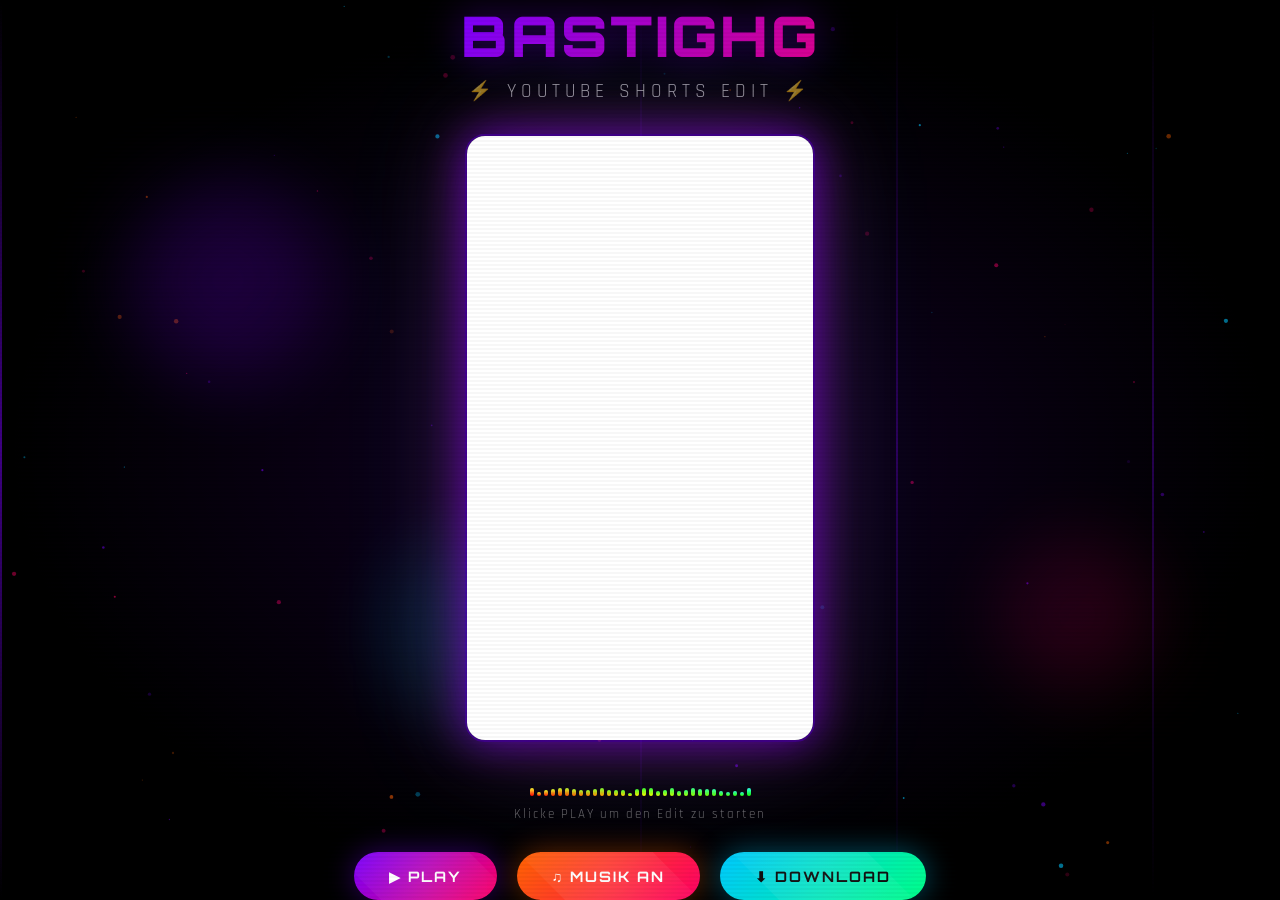
<file: webpage/index.html>
<!DOCTYPE html>
<html lang="de">
<head>
    <meta charset="UTF-8">
    <meta name="viewport" content="width=device-width, initial-scale=1.0">
    <title>BastiGHG Edit - YouTube Shorts</title>
    <style>
        @import url('https://fonts.googleapis.com/css2?family=Orbitron:wght@400;700;900&family=Rajdhani:wght@400;600;700&display=swap');

        * {
            margin: 0;
            padding: 0;
            box-sizing: border-box;
        }

        body {
            background: #000;
            color: #fff;
            font-family: 'Rajdhani', sans-serif;
            overflow-x: hidden;
            min-height: 100vh;
        }

        /* Hero Section */
        .hero {
            position: relative;
            width: 100%;
            height: 100vh;
            display: flex;
            flex-direction: column;
            align-items: center;
            justify-content: center;
            overflow: hidden;
        }

        .hero::before {
            content: '';
            position: absolute;
            top: 0; left: 0; right: 0; bottom: 0;
            background: radial-gradient(ellipse at center, rgba(120, 0, 255, 0.15) 0%, transparent 70%);
            z-index: 1;
        }

        /* Background Canvas for particles */
        #particleCanvas {
            position: fixed;
            top: 0;
            left: 0;
            width: 100%;
            height: 100%;
            z-index: 0;
        }

        /* Video Container - YouTube Shorts Style */
        .shorts-container {
            position: relative;
            z-index: 10;
            width: 350px;
            height: 622px;
            border-radius: 20px;
            overflow: hidden;
            box-shadow:
                0 0 40px rgba(120, 0, 255, 0.6),
                0 0 80px rgba(255, 0, 100, 0.3),
                0 0 120px rgba(0, 200, 255, 0.2),
                inset 0 0 60px rgba(120, 0, 255, 0.1);
            border: 2px solid rgba(120, 0, 255, 0.5);
            animation: borderGlow 3s ease-in-out infinite alternate;
        }

        @keyframes borderGlow {
            0% {
                box-shadow:
                    0 0 40px rgba(120, 0, 255, 0.6),
                    0 0 80px rgba(255, 0, 100, 0.3),
                    0 0 120px rgba(0, 200, 255, 0.2);
                border-color: rgba(120, 0, 255, 0.5);
            }
            50% {
                box-shadow:
                    0 0 60px rgba(255, 0, 100, 0.6),
                    0 0 100px rgba(120, 0, 255, 0.4),
                    0 0 140px rgba(0, 255, 200, 0.3);
                border-color: rgba(255, 0, 100, 0.5);
            }
            100% {
                box-shadow:
                    0 0 50px rgba(0, 200, 255, 0.6),
                    0 0 90px rgba(120, 0, 255, 0.4),
                    0 0 130px rgba(255, 100, 0, 0.2);
                border-color: rgba(0, 200, 255, 0.5);
            }
        }

        #editCanvas {
            width: 100%;
            height: 100%;
            display: block;
        }

        /* Title */
        .title-section {
            position: relative;
            z-index: 10;
            text-align: center;
            margin-bottom: 30px;
        }

        .title-section h1 {
            font-family: 'Orbitron', sans-serif;
            font-size: 3.5rem;
            font-weight: 900;
            background: linear-gradient(135deg, #7800ff, #ff0064, #00c8ff, #ff6400);
            background-size: 400% 400%;
            -webkit-background-clip: text;
            -webkit-text-fill-color: transparent;
            animation: gradientShift 4s ease infinite;
            text-shadow: none;
            filter: drop-shadow(0 0 20px rgba(120, 0, 255, 0.5));
            letter-spacing: 3px;
        }

        .title-section .subtitle {
            font-size: 1.2rem;
            color: rgba(255, 255, 255, 0.6);
            margin-top: 8px;
            letter-spacing: 5px;
            text-transform: uppercase;
        }

        @keyframes gradientShift {
            0% { background-position: 0% 50%; }
            50% { background-position: 100% 50%; }
            100% { background-position: 0% 50%; }
        }

        /* Controls */
        .controls {
            position: relative;
            z-index: 10;
            display: flex;
            gap: 20px;
            margin-top: 30px;
            flex-wrap: wrap;
            justify-content: center;
        }

        .btn {
            font-family: 'Orbitron', sans-serif;
            font-size: 0.9rem;
            font-weight: 700;
            padding: 15px 35px;
            border: none;
            border-radius: 50px;
            cursor: pointer;
            text-transform: uppercase;
            letter-spacing: 2px;
            transition: all 0.3s ease;
            position: relative;
            overflow: hidden;
        }

        .btn::before {
            content: '';
            position: absolute;
            top: -50%;
            left: -50%;
            width: 200%;
            height: 200%;
            background: radial-gradient(circle, rgba(255,255,255,0.1) 0%, transparent 70%);
            transform: rotate(45deg);
            transition: all 0.5s ease;
        }

        .btn:hover::before {
            transform: rotate(45deg) translate(10%, 10%);
        }

        .btn-play {
            background: linear-gradient(135deg, #7800ff, #ff0064);
            color: #fff;
            box-shadow: 0 0 30px rgba(120, 0, 255, 0.4);
        }

        .btn-play:hover {
            transform: translateY(-3px) scale(1.05);
            box-shadow: 0 0 50px rgba(120, 0, 255, 0.6);
        }

        .btn-download {
            background: linear-gradient(135deg, #00c8ff, #00ff88);
            color: #000;
            box-shadow: 0 0 30px rgba(0, 200, 255, 0.4);
        }

        .btn-download:hover {
            transform: translateY(-3px) scale(1.05);
            box-shadow: 0 0 50px rgba(0, 200, 255, 0.6);
        }

        .btn-music {
            background: linear-gradient(135deg, #ff6400, #ff0064);
            color: #fff;
            box-shadow: 0 0 30px rgba(255, 100, 0, 0.4);
        }

        .btn-music:hover {
            transform: translateY(-3px) scale(1.05);
            box-shadow: 0 0 50px rgba(255, 100, 0, 0.6);
        }

        .btn:disabled {
            opacity: 0.5;
            cursor: not-allowed;
            transform: none !important;
        }

        /* Progress bar */
        .progress-container {
            position: relative;
            z-index: 10;
            width: 350px;
            margin-top: 20px;
            display: none;
        }

        .progress-container.active {
            display: block;
        }

        .progress-bar {
            width: 100%;
            height: 4px;
            background: rgba(255, 255, 255, 0.1);
            border-radius: 2px;
            overflow: hidden;
        }

        .progress-fill {
            height: 100%;
            width: 0%;
            background: linear-gradient(90deg, #7800ff, #ff0064, #00c8ff);
            border-radius: 2px;
            transition: width 0.1s linear;
        }

        .progress-text {
            text-align: center;
            margin-top: 8px;
            font-size: 0.85rem;
            color: rgba(255, 255, 255, 0.5);
        }

        /* Light beams */
        .light-beam {
            position: fixed;
            width: 2px;
            height: 100vh;
            background: linear-gradient(to bottom, transparent, rgba(120, 0, 255, 0.3), transparent);
            z-index: 2;
            animation: beamMove 8s ease-in-out infinite;
            pointer-events: none;
        }

        .light-beam:nth-child(1) { left: 10%; animation-delay: 0s; }
        .light-beam:nth-child(2) { left: 30%; animation-delay: 2s; }
        .light-beam:nth-child(3) { left: 50%; animation-delay: 4s; }
        .light-beam:nth-child(4) { left: 70%; animation-delay: 1s; }
        .light-beam:nth-child(5) { left: 90%; animation-delay: 3s; }

        @keyframes beamMove {
            0%, 100% { opacity: 0; transform: translateX(0); }
            50% { opacity: 1; transform: translateX(20px); }
        }

        /* Floating orbs */
        .orb {
            position: fixed;
            border-radius: 50%;
            filter: blur(40px);
            z-index: 1;
            animation: orbFloat 10s ease-in-out infinite;
            pointer-events: none;
        }

        .orb-1 { width: 200px; height: 200px; background: rgba(120, 0, 255, 0.2); top: 20%; left: 10%; animation-delay: 0s; }
        .orb-2 { width: 150px; height: 150px; background: rgba(255, 0, 100, 0.15); top: 60%; right: 10%; animation-delay: 3s; }
        .orb-3 { width: 180px; height: 180px; background: rgba(0, 200, 255, 0.15); bottom: 20%; left: 30%; animation-delay: 5s; }

        @keyframes orbFloat {
            0%, 100% { transform: translate(0, 0) scale(1); }
            33% { transform: translate(30px, -30px) scale(1.1); }
            66% { transform: translate(-20px, 20px) scale(0.9); }
        }

        /* Audio visualizer bars */
        .visualizer {
            position: relative;
            z-index: 10;
            display: flex;
            gap: 3px;
            align-items: flex-end;
            height: 40px;
            margin-top: 15px;
            justify-content: center;
        }

        .vis-bar {
            width: 4px;
            background: linear-gradient(to top, #7800ff, #ff0064);
            border-radius: 2px;
            transition: height 0.1s ease;
            min-height: 3px;
        }

        /* Status text */
        .status-text {
            position: relative;
            z-index: 10;
            text-align: center;
            margin-top: 10px;
            font-size: 0.8rem;
            color: rgba(255, 255, 255, 0.4);
            letter-spacing: 2px;
        }

        /* Responsive */
        @media (max-width: 480px) {
            .shorts-container {
                width: 280px;
                height: 497px;
            }
            .title-section h1 {
                font-size: 2rem;
            }
            .btn {
                padding: 12px 25px;
                font-size: 0.75rem;
            }
        }

        /* Scan line effect */
        .scanlines {
            position: fixed;
            top: 0; left: 0; right: 0; bottom: 0;
            background: repeating-linear-gradient(
                0deg,
                transparent,
                transparent 2px,
                rgba(0, 0, 0, 0.03) 2px,
                rgba(0, 0, 0, 0.03) 4px
            );
            z-index: 100;
            pointer-events: none;
        }
    </style>
</head>
<body>
    <!-- Background Effects -->
    <canvas id="particleCanvas"></canvas>
    <div class="scanlines"></div>

    <div class="light-beam"></div>
    <div class="light-beam"></div>
    <div class="light-beam"></div>
    <div class="light-beam"></div>
    <div class="light-beam"></div>

    <div class="orb orb-1"></div>
    <div class="orb orb-2"></div>
    <div class="orb orb-3"></div>

    <!-- Main Content -->
    <div class="hero">
        <div class="title-section">
            <h1>BASTIGHG</h1>
            <div class="subtitle">&#9889; YouTube Shorts Edit &#9889;</div>
        </div>

        <div class="shorts-container">
            <canvas id="editCanvas" width="350" height="622"></canvas>
        </div>

        <div class="visualizer" id="visualizer"></div>
        <div class="status-text" id="statusText">Klicke PLAY um den Edit zu starten</div>

        <div class="controls">
            <button class="btn btn-play" id="playBtn" onclick="togglePlay()">
                &#9654; Play
            </button>
            <button class="btn btn-music" id="musicBtn" onclick="toggleMusic()">
                &#9835; Musik An
            </button>
            <button class="btn btn-download" id="downloadBtn" onclick="startRecording()">
                &#11015; Download
            </button>
        </div>

        <div class="progress-container" id="progressContainer">
            <div class="progress-bar">
                <div class="progress-fill" id="progressFill"></div>
            </div>
            <div class="progress-text" id="progressText">Rendering... 0%</div>
        </div>
    </div>

    <script>
        // ============================================
        // CONFIGURATION
        // ============================================
        const EDIT_DURATION = 15; // seconds
        const FPS = 30;
        const CANVAS_W = 350;
        const CANVAS_H = 622;

        // ============================================
        // STATE
        // ============================================
        let isPlaying = false;
        let isMusicOn = false;
        let isRecording = false;
        let editTime = 0;
        let lastFrameTime = 0;
        let animationId = null;
        let audioCtx = null;
        let masterGain = null;
        let musicPlaying = false;
        let beatInterval = null;

        // Edit canvas
        const editCanvas = document.getElementById('editCanvas');
        const editCtx = editCanvas.getContext('2d');
        editCanvas.width = CANVAS_W;
        editCanvas.height = CANVAS_H;

        // Particle canvas
        const particleCanvas = document.getElementById('particleCanvas');
        const particleCtx = particleCanvas.getContext('2d');

        function resizeParticleCanvas() {
            particleCanvas.width = window.innerWidth;
            particleCanvas.height = window.innerHeight;
        }
        resizeParticleCanvas();
        window.addEventListener('resize', resizeParticleCanvas);

        // ============================================
        // BACKGROUND PARTICLES
        // ============================================
        const bgParticles = [];
        for (let i = 0; i < 80; i++) {
            bgParticles.push({
                x: Math.random() * window.innerWidth,
                y: Math.random() * window.innerHeight,
                vx: (Math.random() - 0.5) * 0.5,
                vy: (Math.random() - 0.5) * 0.5,
                size: Math.random() * 2 + 0.5,
                alpha: Math.random() * 0.5 + 0.1,
                color: ['#7800ff', '#ff0064', '#00c8ff', '#ff6400'][Math.floor(Math.random() * 4)]
            });
        }

        function drawBgParticles() {
            particleCtx.clearRect(0, 0, particleCanvas.width, particleCanvas.height);
            bgParticles.forEach(p => {
                p.x += p.vx;
                p.y += p.vy;
                if (p.x < 0) p.x = particleCanvas.width;
                if (p.x > particleCanvas.width) p.x = 0;
                if (p.y < 0) p.y = particleCanvas.height;
                if (p.y > particleCanvas.height) p.y = 0;

                particleCtx.beginPath();
                particleCtx.arc(p.x, p.y, p.size, 0, Math.PI * 2);
                particleCtx.fillStyle = p.color;
                particleCtx.globalAlpha = p.alpha;
                particleCtx.fill();
            });
            particleCtx.globalAlpha = 1;
            requestAnimationFrame(drawBgParticles);
        }
        drawBgParticles();

        // ============================================
        // AUDIO VISUALIZER BARS
        // ============================================
        const visualizerEl = document.getElementById('visualizer');
        const barCount = 32;
        const bars = [];
        for (let i = 0; i < barCount; i++) {
            const bar = document.createElement('div');
            bar.className = 'vis-bar';
            bar.style.height = '3px';
            visualizerEl.appendChild(bar);
            bars.push(bar);
        }

        function animateVisualizer(intensity) {
            bars.forEach((bar, i) => {
                const h = Math.random() * 35 * intensity + 3;
                bar.style.height = h + 'px';
                const hue = (i / barCount) * 120 + editTime * 50;
                bar.style.background = `linear-gradient(to top, hsl(${hue}, 100%, 50%), hsl(${hue + 60}, 100%, 60%))`;
            });
        }

        // ============================================
        // FUNK BEAT GENERATOR (Web Audio API)
        // ============================================
        function initAudio() {
            if (audioCtx) return;
            audioCtx = new (window.AudioContext || window.webkitAudioContext)();
            masterGain = audioCtx.createGain();
            masterGain.gain.value = 0.4;
            masterGain.connect(audioCtx.destination);
        }

        function playNote(freq, startTime, duration, type, gainVal) {
            const osc = audioCtx.createOscillator();
            const gain = audioCtx.createGain();
            osc.type = type || 'square';
            osc.frequency.setValueAtTime(freq, startTime);
            gain.gain.setValueAtTime(gainVal || 0.15, startTime);
            gain.gain.exponentialRampToValueAtTime(0.001, startTime + duration);
            osc.connect(gain);
            gain.connect(masterGain);
            osc.start(startTime);
            osc.stop(startTime + duration);
        }

        function playKick(time) {
            const osc = audioCtx.createOscillator();
            const gain = audioCtx.createGain();
            osc.type = 'sine';
            osc.frequency.setValueAtTime(150, time);
            osc.frequency.exponentialRampToValueAtTime(30, time + 0.15);
            gain.gain.setValueAtTime(0.6, time);
            gain.gain.exponentialRampToValueAtTime(0.001, time + 0.2);
            osc.connect(gain);
            gain.connect(masterGain);
            osc.start(time);
            osc.stop(time + 0.2);
        }

        function playSnare(time) {
            const bufferSize = audioCtx.sampleRate * 0.1;
            const buffer = audioCtx.createBuffer(1, bufferSize, audioCtx.sampleRate);
            const data = buffer.getChannelData(0);
            for (let i = 0; i < bufferSize; i++) {
                data[i] = (Math.random() * 2 - 1) * Math.exp(-i / (bufferSize * 0.2));
            }
            const noise = audioCtx.createBufferSource();
            noise.buffer = buffer;
            const gain = audioCtx.createGain();
            gain.gain.setValueAtTime(0.3, time);
            gain.gain.exponentialRampToValueAtTime(0.001, time + 0.1);
            const filter = audioCtx.createBiquadFilter();
            filter.type = 'highpass';
            filter.frequency.value = 1000;
            noise.connect(filter);
            filter.connect(gain);
            gain.connect(masterGain);
            noise.start(time);
        }

        function playHiHat(time) {
            const bufferSize = audioCtx.sampleRate * 0.05;
            const buffer = audioCtx.createBuffer(1, bufferSize, audioCtx.sampleRate);
            const data = buffer.getChannelData(0);
            for (let i = 0; i < bufferSize; i++) {
                data[i] = (Math.random() * 2 - 1) * Math.exp(-i / (bufferSize * 0.1));
            }
            const noise = audioCtx.createBufferSource();
            noise.buffer = buffer;
            const gain = audioCtx.createGain();
            gain.gain.setValueAtTime(0.1, time);
            gain.gain.exponentialRampToValueAtTime(0.001, time + 0.05);
            const filter = audioCtx.createBiquadFilter();
            filter.type = 'highpass';
            filter.frequency.value = 5000;
            noise.connect(filter);
            filter.connect(gain);
            gain.connect(masterGain);
            noise.start(time);
        }

        function scheduleFunkBeat() {
            if (!audioCtx || !musicPlaying) return;
            const bpm = 110;
            const beatDur = 60 / bpm;
            const now = audioCtx.currentTime;

            // Schedule 4 bars (16 beats) ahead
            for (let bar = 0; bar < 4; bar++) {
                const barStart = now + bar * 4 * beatDur;

                // Funk drum pattern
                for (let beat = 0; beat < 4; beat++) {
                    const t = barStart + beat * beatDur;

                    // Kick on 1 and 3
                    if (beat === 0 || beat === 2) playKick(t);
                    // Snare on 2 and 4
                    if (beat === 1 || beat === 3) playSnare(t);
                    // Hi-hat on every 8th
                    playHiHat(t);
                    playHiHat(t + beatDur * 0.5);
                }

                // Funk bass line
                const bassNotes = [65.41, 73.42, 82.41, 73.42, 87.31, 82.41, 73.42, 65.41];
                bassNotes.forEach((note, i) => {
                    playNote(note, barStart + i * beatDur * 0.5, beatDur * 0.4, 'sawtooth', 0.12);
                });

                // Funky melody line
                const melodyNotes = [261.63, 329.63, 392.00, 349.23, 293.66, 261.63, 329.63, 349.23];
                const melodyRhythm = [0, 0.5, 1, 1.5, 2, 2.5, 3, 3.25];
                melodyNotes.forEach((note, i) => {
                    if (Math.random() > 0.3) {
                        playNote(note * (bar % 2 === 0 ? 1 : 1.25), barStart + melodyRhythm[i] * beatDur, beatDur * 0.3, 'square', 0.06);
                    }
                });
            }

            // Schedule next batch
            beatInterval = setTimeout(scheduleFunkBeat, 4 * 4 * beatDur * 1000 * 0.9);
        }

        function toggleMusic() {
            initAudio();
            musicPlaying = !musicPlaying;
            isMusicOn = musicPlaying;
            const btn = document.getElementById('musicBtn');

            if (musicPlaying) {
                btn.innerHTML = '&#9835; Musik Aus';
                scheduleFunkBeat();
            } else {
                btn.innerHTML = '&#9835; Musik An';
                if (beatInterval) clearTimeout(beatInterval);
            }
        }

        // ============================================
        // EDIT EFFECTS & SCENES
        // ============================================
        const editParticles = [];

        function spawnEditParticles(x, y, count, color) {
            for (let i = 0; i < count; i++) {
                editParticles.push({
                    x, y,
                    vx: (Math.random() - 0.5) * 8,
                    vy: (Math.random() - 0.5) * 8,
                    life: 1,
                    decay: Math.random() * 0.03 + 0.01,
                    size: Math.random() * 4 + 1,
                    color: color || `hsl(${Math.random() * 360}, 100%, 60%)`
                });
            }
        }

        function updateEditParticles(ctx) {
            for (let i = editParticles.length - 1; i >= 0; i--) {
                const p = editParticles[i];
                p.x += p.vx;
                p.y += p.vy;
                p.vy += 0.1;
                p.life -= p.decay;

                if (p.life <= 0) {
                    editParticles.splice(i, 1);
                    continue;
                }

                ctx.globalAlpha = p.life;
                ctx.fillStyle = p.color;
                ctx.beginPath();
                ctx.arc(p.x, p.y, p.size, 0, Math.PI * 2);
                ctx.fill();
            }
            ctx.globalAlpha = 1;
        }

        // Glitch effect
        function drawGlitch(ctx, intensity) {
            const sliceCount = Math.floor(Math.random() * 8 * intensity);
            for (let i = 0; i < sliceCount; i++) {
                const y = Math.random() * CANVAS_H;
                const h = Math.random() * 20 + 5;
                const offset = (Math.random() - 0.5) * 30 * intensity;
                const imgData = ctx.getImageData(0, y, CANVAS_W, h);
                ctx.putImageData(imgData, offset, y);
            }
        }

        // Chromatic aberration
        function chromaticAberration(ctx, amount) {
            const imgData = ctx.getImageData(0, 0, CANVAS_W, CANVAS_H);
            const copy = ctx.createImageData(CANVAS_W, CANVAS_H);
            const offset = Math.floor(amount);

            for (let y = 0; y < CANVAS_H; y++) {
                for (let x = 0; x < CANVAS_W; x++) {
                    const i = (y * CANVAS_W + x) * 4;
                    const rIdx = (y * CANVAS_W + Math.min(x + offset, CANVAS_W - 1)) * 4;
                    const bIdx = (y * CANVAS_W + Math.max(x - offset, 0)) * 4;

                    copy.data[i] = imgData.data[rIdx];
                    copy.data[i + 1] = imgData.data[i + 1];
                    copy.data[i + 2] = imgData.data[bIdx + 2];
                    copy.data[i + 3] = 255;
                }
            }
            ctx.putImageData(copy, 0, 0);
        }

        // Draw text with glow
        function drawGlowText(ctx, text, x, y, fontSize, color, glowColor) {
            ctx.save();
            ctx.font = `900 ${fontSize}px Orbitron, sans-serif`;
            ctx.textAlign = 'center';
            ctx.textBaseline = 'middle';

            // Glow layers
            ctx.shadowColor = glowColor || color;
            ctx.shadowBlur = 20;
            ctx.fillStyle = color;
            ctx.fillText(text, x, y);
            ctx.shadowBlur = 40;
            ctx.fillText(text, x, y);
            ctx.shadowBlur = 0;
            ctx.restore();
        }

        // Draw flash
        function drawFlash(ctx, intensity) {
            ctx.fillStyle = `rgba(255, 255, 255, ${intensity})`;
            ctx.fillRect(0, 0, CANVAS_W, CANVAS_H);
        }

        // Zoom effect on text
        function drawZoomText(ctx, text, x, y, fontSize, progress, color) {
            const scale = 1 + (1 - progress) * 3;
            const alpha = progress;
            ctx.save();
            ctx.globalAlpha = alpha;
            ctx.translate(x, y);
            ctx.scale(scale, scale);
            ctx.font = `900 ${fontSize}px Orbitron, sans-serif`;
            ctx.textAlign = 'center';
            ctx.textBaseline = 'middle';
            ctx.fillStyle = color;
            ctx.shadowColor = color;
            ctx.shadowBlur = 30;
            ctx.fillText(text, 0, 0);
            ctx.restore();
        }

        // Light rays
        function drawLightRays(ctx, cx, cy, count, length, color, rotation) {
            ctx.save();
            ctx.translate(cx, cy);
            ctx.rotate(rotation);
            ctx.globalCompositeOperation = 'lighter';

            for (let i = 0; i < count; i++) {
                const angle = (i / count) * Math.PI * 2;
                ctx.beginPath();
                ctx.moveTo(0, 0);
                const endX = Math.cos(angle) * length;
                const endY = Math.sin(angle) * length;
                const gradient = ctx.createLinearGradient(0, 0, endX, endY);
                gradient.addColorStop(0, color);
                gradient.addColorStop(1, 'transparent');
                ctx.strokeStyle = gradient;
                ctx.lineWidth = 2;
                ctx.lineTo(endX, endY);
                ctx.stroke();
            }
            ctx.restore();
        }

        // Hexagon pattern
        function drawHexGrid(ctx, time, alpha) {
            ctx.save();
            ctx.globalAlpha = alpha;
            ctx.strokeStyle = '#7800ff';
            ctx.lineWidth = 0.5;

            const size = 30;
            const rows = Math.ceil(CANVAS_H / (size * 1.5)) + 1;
            const cols = Math.ceil(CANVAS_W / (size * Math.sqrt(3))) + 1;

            for (let r = 0; r < rows; r++) {
                for (let c = 0; c < cols; c++) {
                    const x = c * size * Math.sqrt(3) + (r % 2 ? size * Math.sqrt(3) / 2 : 0);
                    const y = r * size * 1.5;

                    ctx.beginPath();
                    for (let i = 0; i < 6; i++) {
                        const angle = (Math.PI / 3) * i + time;
                        const px = x + size * Math.cos(angle) * (0.8 + Math.sin(time * 2 + r + c) * 0.2);
                        const py = y + size * Math.sin(angle) * (0.8 + Math.sin(time * 2 + r + c) * 0.2);
                        if (i === 0) ctx.moveTo(px, py);
                        else ctx.lineTo(px, py);
                    }
                    ctx.closePath();
                    ctx.stroke();
                }
            }
            ctx.restore();
        }

        // ============================================
        // SCENE DEFINITIONS
        // ============================================
        function getScene(t) {
            const totalScenes = 6;
            const sceneDur = EDIT_DURATION / totalScenes;
            const sceneIdx = Math.min(Math.floor(t / sceneDur), totalScenes - 1);
            const sceneProgress = (t % sceneDur) / sceneDur;
            return { index: sceneIdx, progress: sceneProgress, duration: sceneDur };
        }

        function renderScene(ctx, t) {
            const scene = getScene(t);
            const w = CANVAS_W;
            const h = CANVAS_H;

            // Background
            ctx.fillStyle = '#0a0a0a';
            ctx.fillRect(0, 0, w, h);

            switch (scene.index) {
                case 0: // Intro - BastiGHG name reveal with particles
                    {
                        // Dark purple gradient bg
                        const grad = ctx.createRadialGradient(w/2, h/2, 0, w/2, h/2, 400);
                        grad.addColorStop(0, '#1a0033');
                        grad.addColorStop(1, '#000');
                        ctx.fillStyle = grad;
                        ctx.fillRect(0, 0, w, h);

                        // Hex grid
                        drawHexGrid(ctx, t * 0.5, 0.15);

                        // Light rays
                        drawLightRays(ctx, w/2, h/2, 12, 300 * scene.progress, 'rgba(120, 0, 255, 0.3)', t * 0.5);

                        // Name zoom in
                        if (scene.progress < 0.3) {
                            drawZoomText(ctx, 'BASTI', w/2, h/2 - 40, 50, scene.progress / 0.3, '#fff');
                        } else {
                            drawGlowText(ctx, 'BASTI', w/2, h/2 - 40, 50, '#fff', '#7800ff');
                        }

                        if (scene.progress > 0.2) {
                            const p2 = Math.min((scene.progress - 0.2) / 0.3, 1);
                            if (p2 < 1) {
                                drawZoomText(ctx, 'GHG', w/2, h/2 + 30, 60, p2, '#ff0064');
                            } else {
                                drawGlowText(ctx, 'GHG', w/2, h/2 + 30, 60, '#ff0064', '#ff0064');
                            }
                        }

                        // Subtitle
                        if (scene.progress > 0.5) {
                            ctx.globalAlpha = Math.min((scene.progress - 0.5) * 4, 1);
                            ctx.font = '600 16px Rajdhani, sans-serif';
                            ctx.textAlign = 'center';
                            ctx.fillStyle = 'rgba(255,255,255,0.6)';
                            ctx.fillText('YOUTUBE SHORTS EDIT', w/2, h/2 + 80);
                            ctx.globalAlpha = 1;
                        }

                        // Particle burst at name reveal
                        if (scene.progress > 0.15 && scene.progress < 0.2) {
                            spawnEditParticles(w/2, h/2, 5, '#7800ff');
                        }

                        // Flash at start
                        if (scene.progress < 0.05) {
                            drawFlash(ctx, 1 - scene.progress / 0.05);
                        }
                    }
                    break;

                case 1: // Minecraft-style scene with effects
                    {
                        // Dynamic gradient bg
                        const hue = 200 + Math.sin(t * 2) * 30;
                        const grad = ctx.createLinearGradient(0, 0, 0, h);
                        grad.addColorStop(0, `hsl(${hue}, 80%, 10%)`);
                        grad.addColorStop(1, `hsl(${hue + 30}, 60%, 5%)`);
                        ctx.fillStyle = grad;
                        ctx.fillRect(0, 0, w, h);

                        // Animated diamond shape
                        ctx.save();
                        ctx.translate(w/2, h/2);
                        ctx.rotate(t * 2);
                        const dSize = 80 + Math.sin(t * 4) * 20;
                        ctx.beginPath();
                        ctx.moveTo(0, -dSize);
                        ctx.lineTo(dSize * 0.7, 0);
                        ctx.lineTo(0, dSize);
                        ctx.lineTo(-dSize * 0.7, 0);
                        ctx.closePath();
                        const dGrad = ctx.createLinearGradient(-dSize, -dSize, dSize, dSize);
                        dGrad.addColorStop(0, '#00ffcc');
                        dGrad.addColorStop(0.5, '#00c8ff');
                        dGrad.addColorStop(1, '#7800ff');
                        ctx.fillStyle = dGrad;
                        ctx.shadowColor = '#00c8ff';
                        ctx.shadowBlur = 40;
                        ctx.fill();
                        ctx.restore();

                        // Orbiting particles
                        for (let i = 0; i < 8; i++) {
                            const angle = (i / 8) * Math.PI * 2 + t * 3;
                            const radius = 120 + Math.sin(t * 2 + i) * 20;
                            const px = w/2 + Math.cos(angle) * radius;
                            const py = h/2 + Math.sin(angle) * radius;
                            ctx.beginPath();
                            ctx.arc(px, py, 4, 0, Math.PI * 2);
                            ctx.fillStyle = `hsl(${i * 45 + t * 100}, 100%, 60%)`;
                            ctx.shadowColor = ctx.fillStyle;
                            ctx.shadowBlur = 15;
                            ctx.fill();
                            ctx.shadowBlur = 0;
                        }

                        // Text overlay
                        drawGlowText(ctx, 'LEGENDARY', w/2, h * 0.2, 28, '#fff', '#00c8ff');

                        if (Math.sin(t * 10) > 0.8) {
                            spawnEditParticles(Math.random() * w, Math.random() * h, 2, '#00ffcc');
                        }

                        // Beat-synced flash
                        const beatPhase = (t * 110 / 60) % 1;
                        if (beatPhase < 0.05) {
                            drawFlash(ctx, 0.15);
                        }
                    }
                    break;

                case 2: // Speed/action scene with zoom effect
                    {
                        // Red-orange bg
                        ctx.fillStyle = '#0a0000';
                        ctx.fillRect(0, 0, w, h);

                        // Speed lines
                        ctx.save();
                        ctx.translate(w/2, h/2);
                        for (let i = 0; i < 30; i++) {
                            const angle = (i / 30) * Math.PI * 2 + t;
                            const innerR = 50 + Math.sin(t * 5 + i) * 20;
                            const outerR = 300;
                            ctx.beginPath();
                            ctx.moveTo(Math.cos(angle) * innerR, Math.sin(angle) * innerR);
                            ctx.lineTo(Math.cos(angle) * outerR, Math.sin(angle) * outerR);
                            ctx.strokeStyle = `rgba(255, ${Math.floor(100 + i * 5)}, 0, ${0.3 + Math.sin(t * 3 + i) * 0.2})`;
                            ctx.lineWidth = 1 + Math.sin(t * 4 + i) * 1;
                            ctx.stroke();
                        }
                        ctx.restore();

                        // Center circle pulse
                        const pulseR = 60 + Math.sin(t * 8) * 20;
                        const cGrad = ctx.createRadialGradient(w/2, h/2, 0, w/2, h/2, pulseR);
                        cGrad.addColorStop(0, 'rgba(255, 0, 64, 0.8)');
                        cGrad.addColorStop(0.5, 'rgba(255, 100, 0, 0.3)');
                        cGrad.addColorStop(1, 'transparent');
                        ctx.fillStyle = cGrad;
                        ctx.beginPath();
                        ctx.arc(w/2, h/2, pulseR, 0, Math.PI * 2);
                        ctx.fill();

                        // "COMBO" text
                        const combo = Math.floor(scene.progress * 99) + 1;
                        drawGlowText(ctx, combo + 'x', w/2, h/2 - 10, 60, '#fff', '#ff0064');
                        drawGlowText(ctx, 'COMBO', w/2, h/2 + 50, 24, '#ff6400', '#ff6400');

                        // Screen shake simulation via offset text
                        if (scene.progress > 0.5 && scene.progress < 0.55) {
                            drawFlash(ctx, 0.4);
                            spawnEditParticles(w/2, h/2, 20, '#ff0064');
                        }
                    }
                    break;

                case 3: // Matrix/code rain style
                    {
                        ctx.fillStyle = 'rgba(0, 5, 0, 0.95)';
                        ctx.fillRect(0, 0, w, h);

                        // Digital rain
                        ctx.font = '14px monospace';
                        const cols = Math.floor(w / 14);
                        for (let c = 0; c < cols; c++) {
                            const chars = 'BASTIGHG01ΔΩ♦★';
                            const char = chars[Math.floor(Math.random() * chars.length)];
                            const row = Math.floor((t * 5 + c * 3.7) % (h / 14));
                            const y = row * 14;
                            const brightness = Math.random() * 100 + 155;
                            ctx.fillStyle = `rgba(0, ${brightness}, ${brightness * 0.3}, ${0.5 + Math.random() * 0.5})`;
                            ctx.fillText(char, c * 14, y);

                            // Trail
                            for (let tr = 1; tr < 5; tr++) {
                                ctx.fillStyle = `rgba(0, ${brightness * (1 - tr * 0.2)}, 0, ${0.3 - tr * 0.06})`;
                                ctx.fillText(chars[Math.floor(Math.random() * chars.length)], c * 14, y - tr * 14);
                            }
                        }

                        // Overlay text
                        drawGlowText(ctx, 'HACKER', w/2, h/2 - 20, 45, '#00ff44', '#00ff44');
                        drawGlowText(ctx, 'MODE', w/2, h/2 + 35, 35, '#00cc33', '#00ff44');

                        // Glitch
                        if (Math.random() > 0.7) {
                            drawGlitch(ctx, 0.5);
                        }
                    }
                    break;

                case 4: // Epic finale buildup
                    {
                        // Purple-blue swirl bg
                        const grad = ctx.createRadialGradient(
                            w/2 + Math.sin(t * 2) * 50,
                            h/2 + Math.cos(t * 2) * 50,
                            0,
                            w/2, h/2, 400
                        );
                        grad.addColorStop(0, '#1a0040');
                        grad.addColorStop(0.5, '#0a0020');
                        grad.addColorStop(1, '#000');
                        ctx.fillStyle = grad;
                        ctx.fillRect(0, 0, w, h);

                        // Spinning ring
                        ctx.save();
                        ctx.translate(w/2, h/2);
                        for (let ring = 0; ring < 3; ring++) {
                            ctx.rotate(t * (ring + 1) * 0.5);
                            const ringR = 100 + ring * 40;
                            ctx.beginPath();
                            ctx.arc(0, 0, ringR, 0, Math.PI * 1.5);
                            ctx.strokeStyle = `hsla(${270 + ring * 30}, 100%, 60%, 0.5)`;
                            ctx.lineWidth = 3;
                            ctx.shadowColor = ctx.strokeStyle;
                            ctx.shadowBlur = 20;
                            ctx.stroke();
                            ctx.shadowBlur = 0;
                        }
                        ctx.restore();

                        // Energy gathering effect
                        for (let i = 0; i < 15; i++) {
                            const angle = (i / 15) * Math.PI * 2 + t * 4;
                            const dist = 200 * (1 - scene.progress * 0.6);
                            const px = w/2 + Math.cos(angle) * dist;
                            const py = h/2 + Math.sin(angle) * dist;

                            ctx.beginPath();
                            ctx.arc(px, py, 3 + scene.progress * 3, 0, Math.PI * 2);
                            ctx.fillStyle = `hsla(${i * 24 + t * 200}, 100%, 70%, ${0.5 + scene.progress * 0.5})`;
                            ctx.fill();

                            // Lines to center
                            ctx.beginPath();
                            ctx.moveTo(px, py);
                            ctx.lineTo(w/2, h/2);
                            ctx.strokeStyle = `rgba(120, 0, 255, ${scene.progress * 0.3})`;
                            ctx.lineWidth = 0.5;
                            ctx.stroke();
                        }

                        drawGlowText(ctx, 'EPIC', w/2, h/2 - 20, 50 + scene.progress * 20, '#fff', '#7800ff');

                        // Increasing particles
                        if (Math.random() > 0.5) {
                            spawnEditParticles(Math.random() * w, Math.random() * h, 1 + Math.floor(scene.progress * 3), '#7800ff');
                        }
                    }
                    break;

                case 5: // Outro - Subscribe call
                    {
                        // Gradient bg
                        const grad = ctx.createLinearGradient(0, 0, w, h);
                        grad.addColorStop(0, '#0a001a');
                        grad.addColorStop(0.5, '#1a0033');
                        grad.addColorStop(1, '#0a001a');
                        ctx.fillStyle = grad;
                        ctx.fillRect(0, 0, w, h);

                        // Animated bg shapes
                        drawHexGrid(ctx, t, 0.08);
                        drawLightRays(ctx, w/2, h/2, 8, 250, 'rgba(120, 0, 255, 0.15)', -t * 0.3);

                        // BastiGHG logo text
                        drawGlowText(ctx, 'BASTI', w/2, h * 0.3, 44, '#fff', '#7800ff');
                        drawGlowText(ctx, 'GHG', w/2, h * 0.3 + 55, 55, '#ff0064', '#ff0064');

                        // Subscribe button
                        const btnW = 200;
                        const btnH = 50;
                        const btnX = w/2 - btnW/2;
                        const btnY = h * 0.55;
                        const btnPulse = 1 + Math.sin(t * 5) * 0.05;

                        ctx.save();
                        ctx.translate(w/2, btnY + btnH/2);
                        ctx.scale(btnPulse, btnPulse);

                        // Button bg
                        ctx.fillStyle = '#ff0000';
                        ctx.shadowColor = '#ff0000';
                        ctx.shadowBlur = 20;
                        const rr = 10;
                        ctx.beginPath();
                        ctx.roundRect(-btnW/2, -btnH/2, btnW, btnH, rr);
                        ctx.fill();
                        ctx.shadowBlur = 0;

                        // Button text
                        ctx.font = '700 18px Orbitron, sans-serif';
                        ctx.textAlign = 'center';
                        ctx.textBaseline = 'middle';
                        ctx.fillStyle = '#fff';
                        ctx.fillText('SUBSCRIBE', 0, 0);
                        ctx.restore();

                        // Stats
                        ctx.font = '600 14px Rajdhani, sans-serif';
                        ctx.textAlign = 'center';
                        ctx.fillStyle = 'rgba(255,255,255,0.5)';
                        ctx.fillText('LIKE & SUBSCRIBE FOR MORE', w/2, h * 0.7);

                        // Social icons text
                        ctx.fillStyle = 'rgba(255,255,255,0.3)';
                        ctx.fillText('@BastiGHG', w/2, h * 0.78);

                        // Sparkle particles
                        if (Math.random() > 0.7) {
                            spawnEditParticles(Math.random() * w, Math.random() * h, 1, '#ff0064');
                        }

                        // Fade out at very end
                        if (scene.progress > 0.85) {
                            const fadeAlpha = (scene.progress - 0.85) / 0.15;
                            ctx.fillStyle = `rgba(0, 0, 0, ${fadeAlpha})`;
                            ctx.fillRect(0, 0, w, h);
                        }
                    }
                    break;
            }

            // Draw particles on top
            updateEditParticles(ctx);

            // Global effects
            // Chromatic aberration on beat hits
            const beatHit = (t * 110 / 60) % 1;
            if (beatHit < 0.1 && isMusicOn) {
                chromaticAberration(ctx, 2 + Math.sin(t * 20) * 2);
            }

            // Random glitch
            if (Math.random() > 0.95) {
                drawGlitch(ctx, 0.3);
            }
        }

        // ============================================
        // ANIMATION LOOP
        // ============================================
        function animate(timestamp) {
            if (!isPlaying) return;

            if (!lastFrameTime) lastFrameTime = timestamp;
            const delta = (timestamp - lastFrameTime) / 1000;
            lastFrameTime = timestamp;

            editTime += delta;

            if (editTime >= EDIT_DURATION) {
                editTime = 0; // Loop
            }

            renderScene(editCtx, editTime);

            // Animate visualizer
            const intensity = isMusicOn ? 1 : 0.3;
            animateVisualizer(intensity);

            // Update status
            const timeLeft = Math.max(0, EDIT_DURATION - editTime);
            document.getElementById('statusText').textContent =
                `${formatTime(editTime)} / ${formatTime(EDIT_DURATION)}`;

            animationId = requestAnimationFrame(animate);
        }

        function formatTime(s) {
            const mins = Math.floor(s / 60);
            const secs = Math.floor(s % 60);
            return `${mins}:${secs.toString().padStart(2, '0')}`;
        }

        function togglePlay() {
            const btn = document.getElementById('playBtn');

            if (isPlaying) {
                isPlaying = false;
                cancelAnimationFrame(animationId);
                btn.innerHTML = '&#9654; Play';
                document.getElementById('statusText').textContent = 'Pausiert';
            } else {
                isPlaying = true;
                lastFrameTime = 0;
                btn.innerHTML = '&#9646;&#9646; Pause';
                document.getElementById('statusText').textContent = 'Spielt...';
                animationId = requestAnimationFrame(animate);
            }
        }

        // ============================================
        // RECORDING & DOWNLOAD
        // ============================================
        async function startRecording() {
            if (isRecording) return;
            isRecording = true;

            const downloadBtn = document.getElementById('downloadBtn');
            downloadBtn.disabled = true;
            downloadBtn.innerHTML = '&#8987; Rendering...';

            const progressContainer = document.getElementById('progressContainer');
            progressContainer.classList.add('active');

            // Create an offscreen canvas for recording
            const recCanvas = document.createElement('canvas');
            recCanvas.width = CANVAS_W;
            recCanvas.height = CANVAS_H;
            const recCtx = recCanvas.getContext('2d');

            const stream = recCanvas.captureStream(FPS);

            // Add audio if music is on
            let audioDestination = null;
            if (audioCtx && isMusicOn) {
                audioDestination = audioCtx.createMediaStreamDestination();
                masterGain.connect(audioDestination);
                stream.addTrack(audioDestination.stream.getAudioTracks()[0]);
            }

            const mediaRecorder = new MediaRecorder(stream, {
                mimeType: 'video/webm;codecs=vp9',
                videoBitsPerSecond: 5000000
            });

            const chunks = [];
            mediaRecorder.ondataavailable = (e) => {
                if (e.data.size > 0) chunks.push(e.data);
            };

            mediaRecorder.onstop = () => {
                const blob = new Blob(chunks, { type: 'video/webm' });
                const url = URL.createObjectURL(blob);
                const a = document.createElement('a');
                a.href = url;
                a.download = 'BastiGHG_Edit_Shorts.webm';
                a.click();
                URL.revokeObjectURL(url);

                isRecording = false;
                downloadBtn.disabled = false;
                downloadBtn.innerHTML = '&#11015; Download';
                progressContainer.classList.remove('active');

                // Disconnect audio destination
                if (audioDestination) {
                    masterGain.disconnect(audioDestination);
                }
            };

            mediaRecorder.start();

            // Render frames
            let recTime = 0;
            const frameDur = 1 / FPS;
            const totalFrames = EDIT_DURATION * FPS;

            for (let frame = 0; frame < totalFrames; frame++) {
                recTime = frame * frameDur;
                renderScene(recCtx, recTime);

                // Update progress
                const pct = Math.floor((frame / totalFrames) * 100);
                document.getElementById('progressFill').style.width = pct + '%';
                document.getElementById('progressText').textContent = `Rendering... ${pct}%`;

                // Yield to browser
                if (frame % 5 === 0) {
                    await new Promise(r => setTimeout(r, 0));
                }
            }

            document.getElementById('progressFill').style.width = '100%';
            document.getElementById('progressText').textContent = 'Download startet...';

            mediaRecorder.stop();
        }

        // ============================================
        // INITIAL RENDER
        // ============================================
        renderScene(editCtx, 0);

        // Auto-start subtle visualizer animation
        setInterval(() => {
            if (!isPlaying) {
                animateVisualizer(0.15);
            }
        }, 150);
    </script>
</body>
</html>
</file>
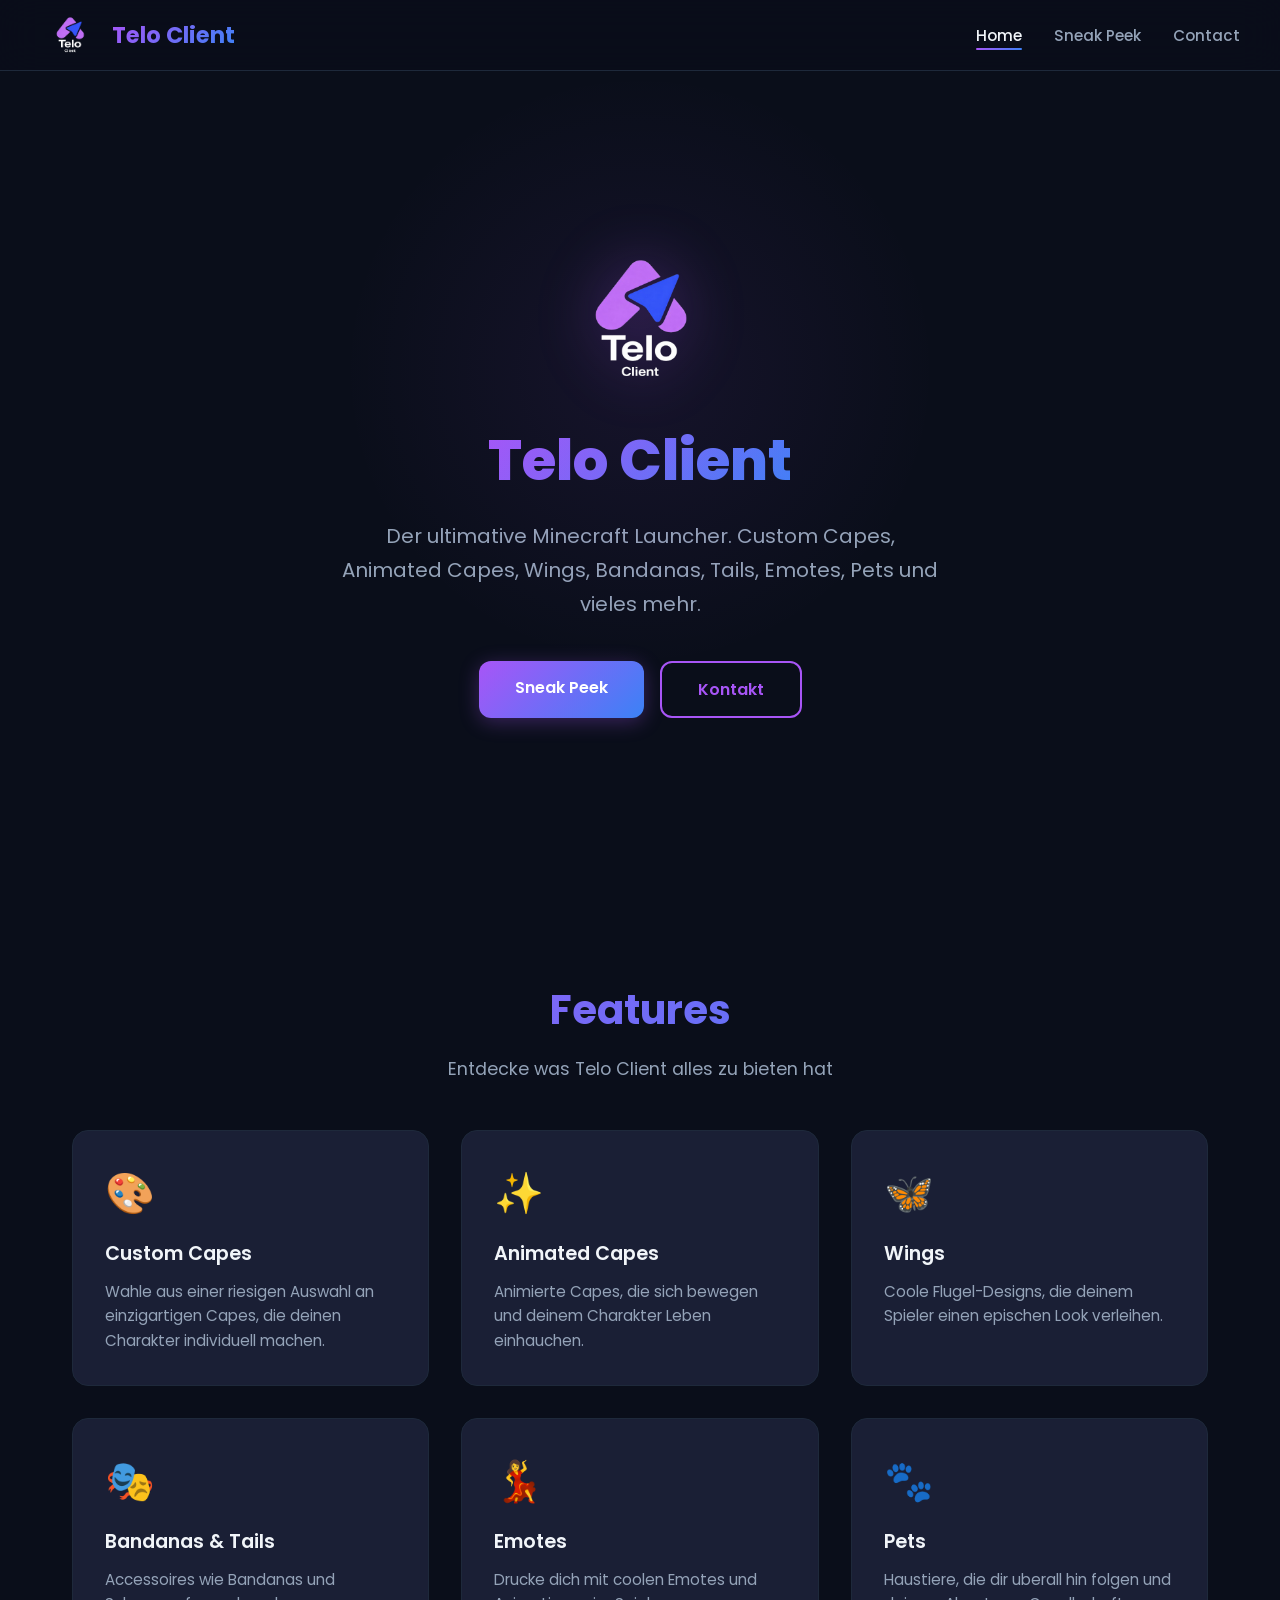
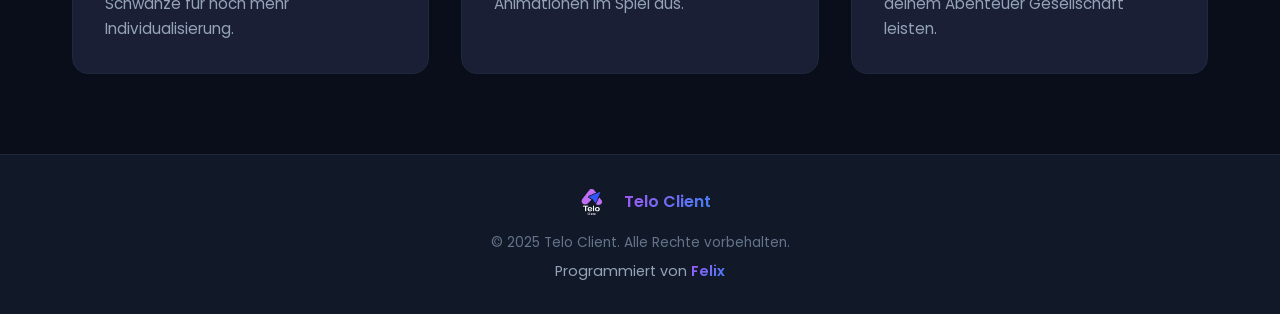
<file: website/index.html>
<!DOCTYPE html>
<html lang="de">
<head>
  <meta charset="UTF-8">
  <meta name="viewport" content="width=device-width, initial-scale=1.0">
  <title>Telo Client - Minecraft Launcher</title>
  <link rel="stylesheet" href="css/style.css">
  <link rel="icon" href="images/telo-logo.png" type="image/png">
</head>
<body>

  <!-- Navigation -->
  <nav>
    <div class="nav-container">
      <a href="index.html" class="nav-brand">
        <img src="images/telo-logo.png" alt="Telo Client Logo">
        <span>Telo Client</span>
      </a>
      <div class="nav-toggle" onclick="toggleNav()">
        <span></span>
        <span></span>
        <span></span>
      </div>
      <ul class="nav-links" id="navLinks">
        <li><a href="index.html" class="active">Home</a></li>
        <li><a href="sneak-peek.html">Sneak Peek</a></li>
        <li><a href="contact.html">Contact</a></li>
      </ul>
    </div>
  </nav>

  <!-- Main Content -->
  <main>

    <!-- Hero Section -->
    <section class="hero">
      <img src="images/telo-logo.png" alt="Telo Client Logo" class="hero-logo">
      <h1>Telo Client</h1>
      <p class="subtitle">
        Der ultimative Minecraft Launcher. Custom Capes, Animated Capes, Wings, Bandanas, Tails, Emotes, Pets und vieles mehr.
      </p>
      <div class="hero-buttons">
        <a href="sneak-peek.html" class="btn btn-primary">Sneak Peek</a>
        <a href="contact.html" class="btn btn-outline">Kontakt</a>
      </div>
    </section>

    <!-- Features Section -->
    <section class="section">
      <div class="section-header">
        <h2>Features</h2>
        <p>Entdecke was Telo Client alles zu bieten hat</p>
      </div>
      <div class="features-grid">
        <div class="feature-card">
          <div class="feature-icon">🎨</div>
          <h3>Custom Capes</h3>
          <p>Wahle aus einer riesigen Auswahl an einzigartigen Capes, die deinen Charakter individuell machen.</p>
        </div>
        <div class="feature-card">
          <div class="feature-icon">✨</div>
          <h3>Animated Capes</h3>
          <p>Animierte Capes, die sich bewegen und deinem Charakter Leben einhauchen.</p>
        </div>
        <div class="feature-card">
          <div class="feature-icon">🦋</div>
          <h3>Wings</h3>
          <p>Coole Flugel-Designs, die deinem Spieler einen epischen Look verleihen.</p>
        </div>
        <div class="feature-card">
          <div class="feature-icon">🎭</div>
          <h3>Bandanas & Tails</h3>
          <p>Accessoires wie Bandanas und Schwanze fur noch mehr Individualisierung.</p>
        </div>
        <div class="feature-card">
          <div class="feature-icon">💃</div>
          <h3>Emotes</h3>
          <p>Drucke dich mit coolen Emotes und Animationen im Spiel aus.</p>
        </div>
        <div class="feature-card">
          <div class="feature-icon">🐾</div>
          <h3>Pets</h3>
          <p>Haustiere, die dir uberall hin folgen und deinem Abenteuer Gesellschaft leisten.</p>
        </div>
      </div>
    </section>

  </main>

  <!-- Footer -->
  <footer>
    <div class="footer-content">
      <div class="footer-brand">
        <img src="images/telo-logo.png" alt="Telo Client">
        <span>Telo Client</span>
      </div>
      <p>&copy; 2025 Telo Client. Alle Rechte vorbehalten.</p>
      <p class="credits">Programmiert von <span>Felix</span></p>
    </div>
  </footer>

  <script>
    function toggleNav() {
      document.getElementById('navLinks').classList.toggle('open');
    }
  </script>

</body>
</html>
</file>
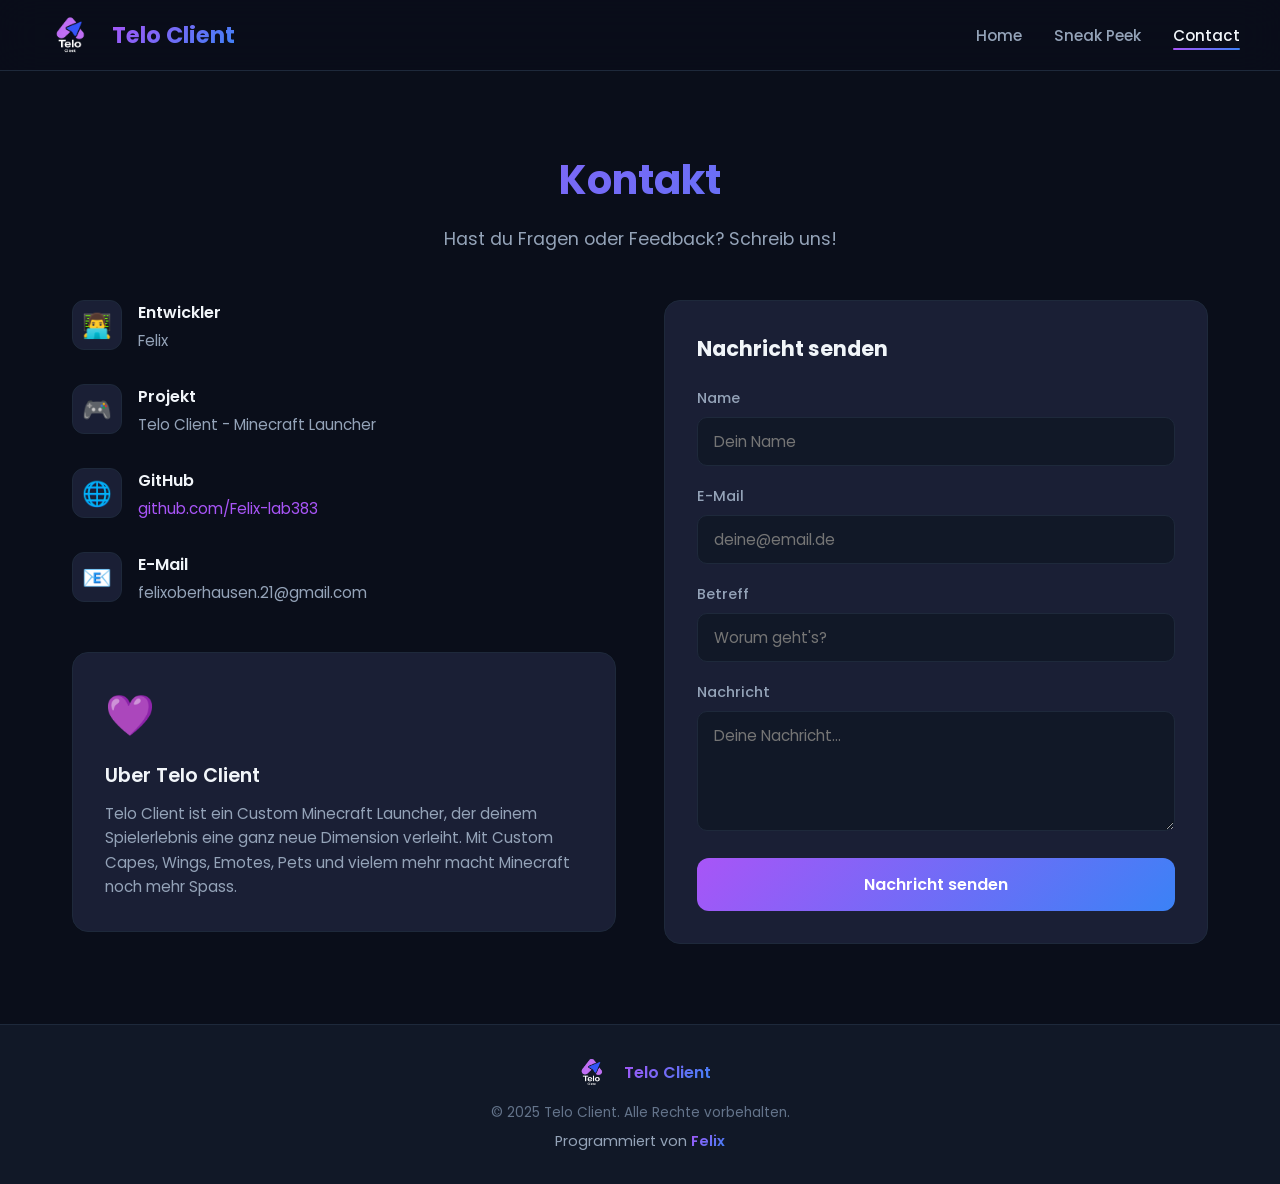
<file: website/contact.html>
<!DOCTYPE html>
<html lang="de">
<head>
  <meta charset="UTF-8">
  <meta name="viewport" content="width=device-width, initial-scale=1.0">
  <title>Contact - Telo Client</title>
  <link rel="stylesheet" href="css/style.css">
  <link rel="icon" href="images/telo-logo.png" type="image/png">
</head>
<body>

  <!-- Navigation -->
  <nav>
    <div class="nav-container">
      <a href="index.html" class="nav-brand">
        <img src="images/telo-logo.png" alt="Telo Client Logo">
        <span>Telo Client</span>
      </a>
      <div class="nav-toggle" onclick="toggleNav()">
        <span></span>
        <span></span>
        <span></span>
      </div>
      <ul class="nav-links" id="navLinks">
        <li><a href="index.html">Home</a></li>
        <li><a href="sneak-peek.html">Sneak Peek</a></li>
        <li><a href="contact.html" class="active">Contact</a></li>
      </ul>
    </div>
  </nav>

  <!-- Main Content -->
  <main>

    <section class="section">
      <div class="section-header">
        <h2>Kontakt</h2>
        <p>Hast du Fragen oder Feedback? Schreib uns!</p>
      </div>

      <div class="contact-grid">

        <!-- Contact Info -->
        <div class="contact-info">
          <div class="contact-item">
            <div class="icon">👨‍💻</div>
            <div>
              <h4>Entwickler</h4>
              <p>Felix</p>
            </div>
          </div>
          <div class="contact-item">
            <div class="icon">🎮</div>
            <div>
              <h4>Projekt</h4>
              <p>Telo Client - Minecraft Launcher</p>
            </div>
          </div>
          <div class="contact-item">
            <div class="icon">🌐</div>
            <div>
              <h4>GitHub</h4>
              <p><a href="https://github.com/Felix-lab383" style="color: var(--accent-purple); text-decoration: none;">github.com/Felix-lab383</a></p>
            </div>
          </div>
          <div class="contact-item">
            <div class="icon">📧</div>
            <div>
              <h4>E-Mail</h4>
              <p>felixoberhausen.21@gmail.com</p>
            </div>
          </div>

          <!-- About Card -->
          <div class="feature-card" style="margin-top: 1rem;">
            <div class="feature-icon">💜</div>
            <h3>Uber Telo Client</h3>
            <p>Telo Client ist ein Custom Minecraft Launcher, der deinem Spielerlebnis eine ganz neue Dimension verleiht. Mit Custom Capes, Wings, Emotes, Pets und vielem mehr macht Minecraft noch mehr Spass.</p>
          </div>
        </div>

        <!-- Contact Form -->
        <div class="contact-form">
          <h3 style="margin-bottom: 1.5rem; font-size: 1.3rem;">Nachricht senden</h3>
          <form onsubmit="handleSubmit(event)">
            <div class="form-group">
              <label for="name">Name</label>
              <input type="text" id="name" name="name" placeholder="Dein Name" required>
            </div>
            <div class="form-group">
              <label for="email">E-Mail</label>
              <input type="email" id="email" name="email" placeholder="deine@email.de" required>
            </div>
            <div class="form-group">
              <label for="subject">Betreff</label>
              <input type="text" id="subject" name="subject" placeholder="Worum geht's?" required>
            </div>
            <div class="form-group">
              <label for="message">Nachricht</label>
              <textarea id="message" name="message" placeholder="Deine Nachricht..." required></textarea>
            </div>
            <button type="submit" class="form-submit">Nachricht senden</button>
          </form>
          <p id="formStatus" style="margin-top: 1rem; text-align: center; color: var(--accent-green); display: none;"></p>
        </div>

      </div>
    </section>

  </main>

  <!-- Footer -->
  <footer>
    <div class="footer-content">
      <div class="footer-brand">
        <img src="images/telo-logo.png" alt="Telo Client">
        <span>Telo Client</span>
      </div>
      <p>&copy; 2025 Telo Client. Alle Rechte vorbehalten.</p>
      <p class="credits">Programmiert von <span>Felix</span></p>
    </div>
  </footer>

  <script>
    function toggleNav() {
      document.getElementById('navLinks').classList.toggle('open');
    }

    function handleSubmit(e) {
      e.preventDefault();
      const status = document.getElementById('formStatus');
      status.textContent = 'Danke fur deine Nachricht! Wir melden uns bald bei dir.';
      status.style.display = 'block';
      e.target.reset();
      setTimeout(() => {
        status.style.display = 'none';
      }, 5000);
    }
  </script>

</body>
</html>
</file>
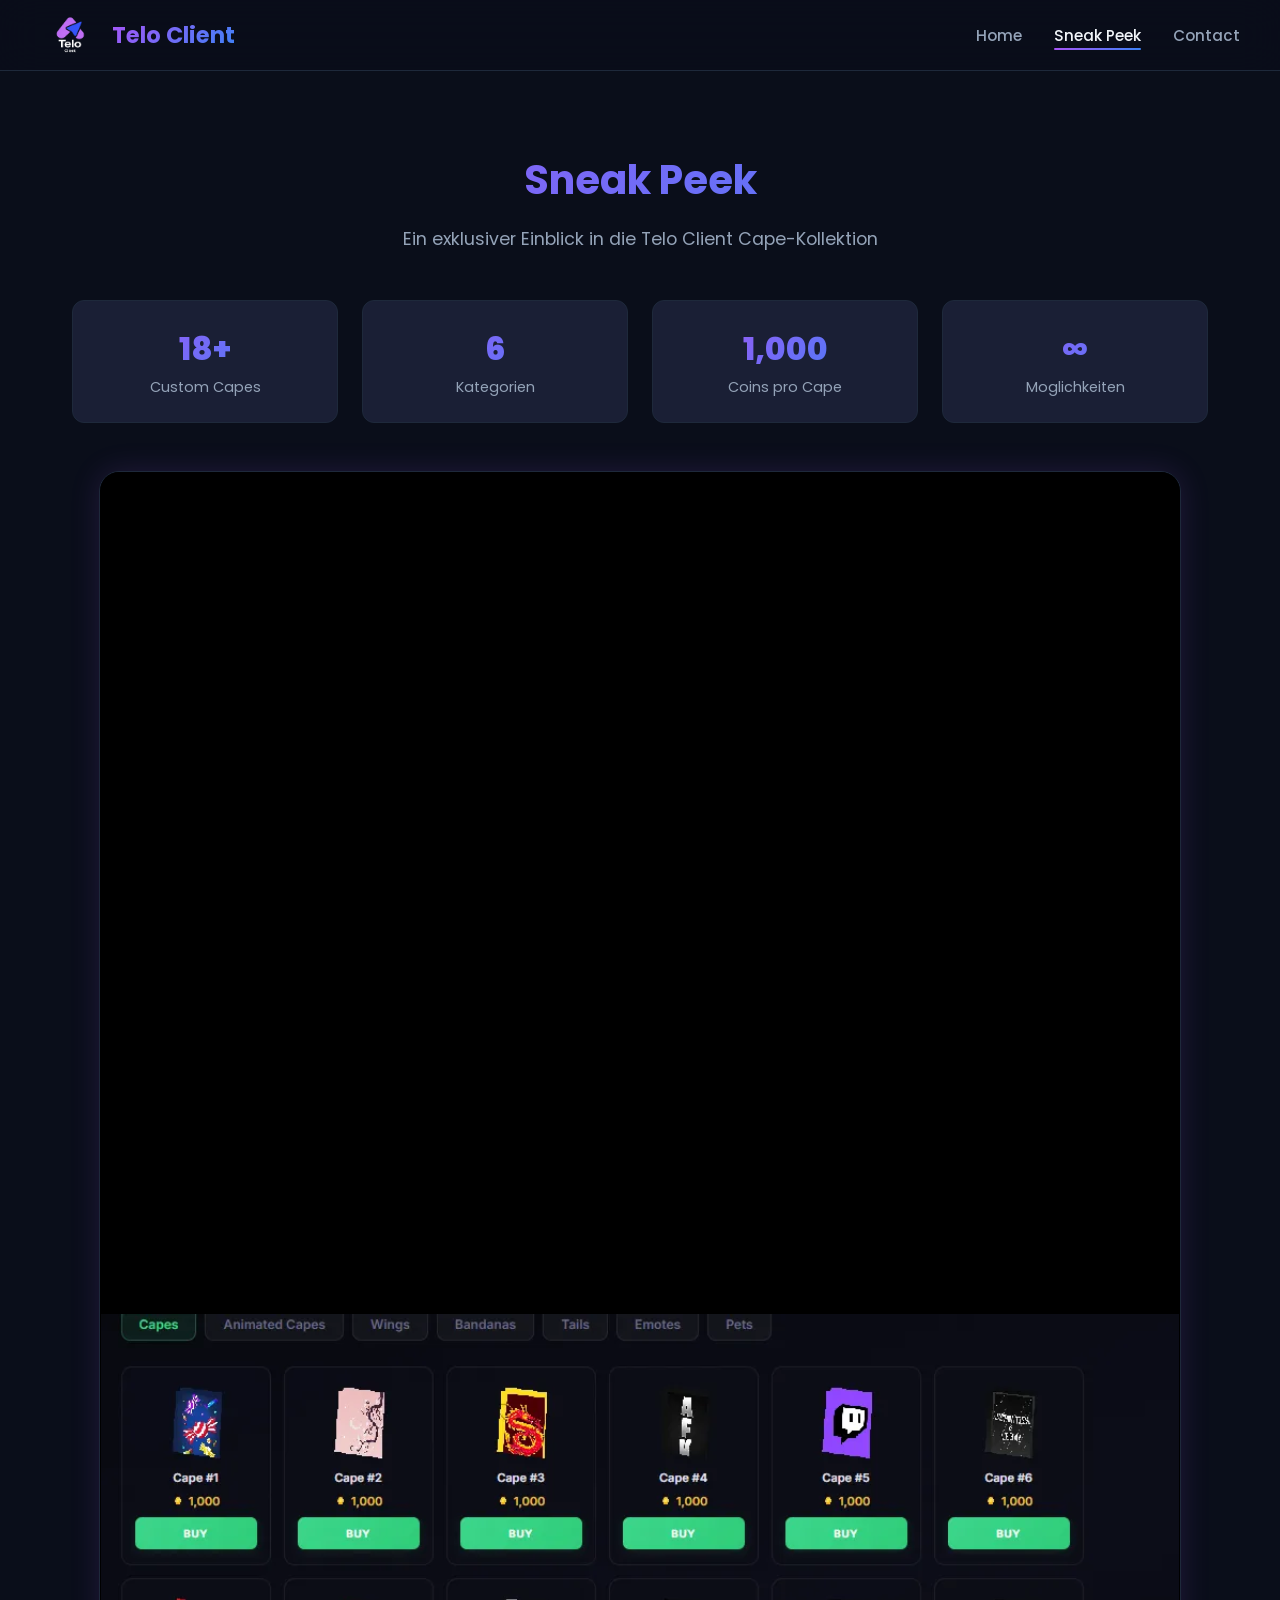
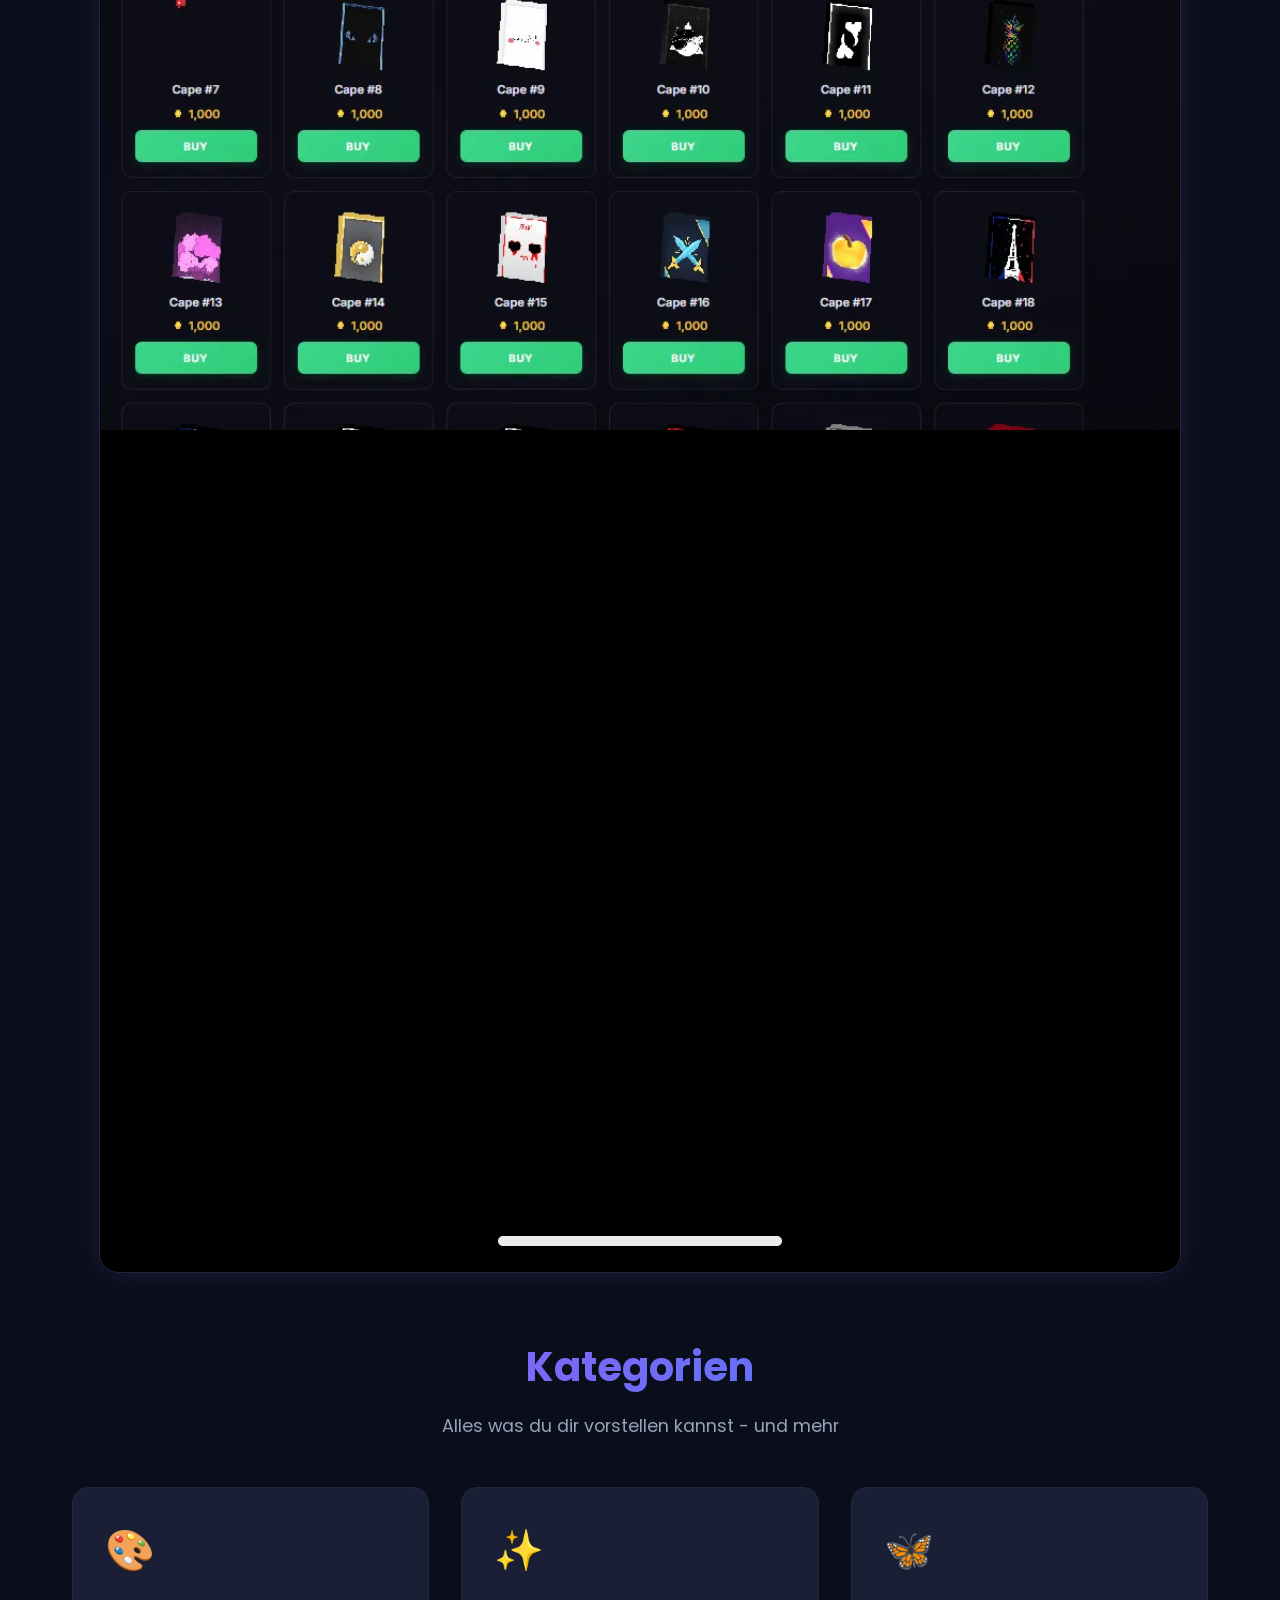
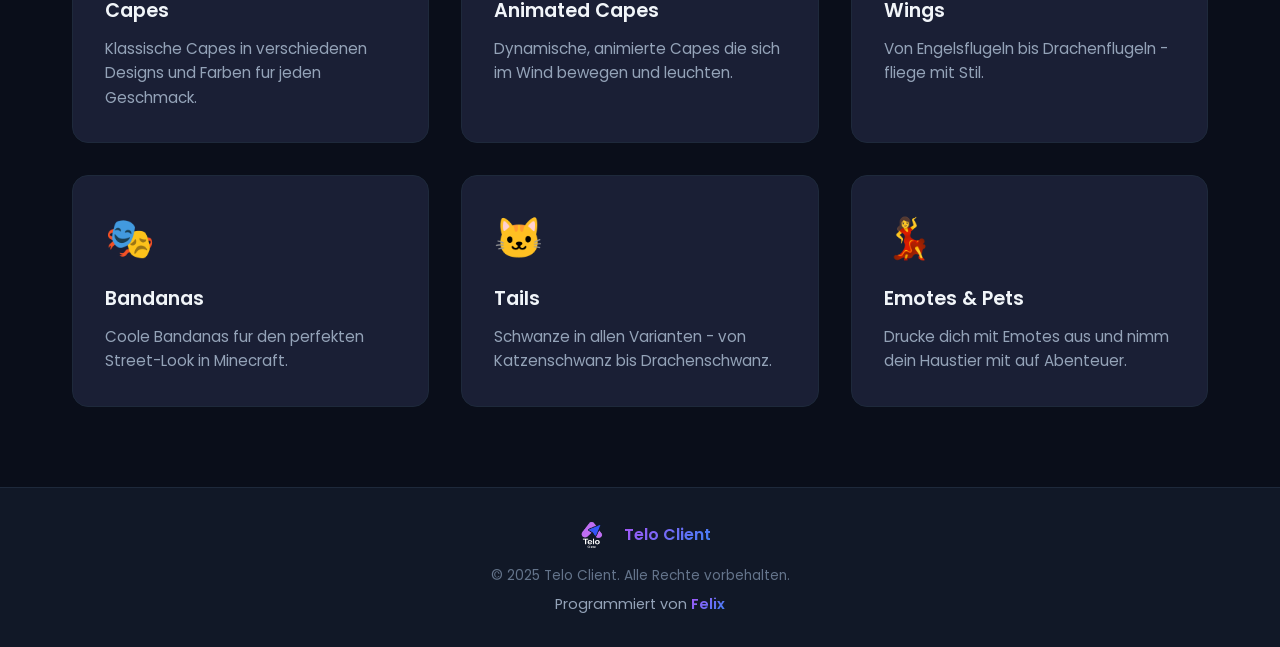
<file: website/sneak-peek.html>
<!DOCTYPE html>
<html lang="de">
<head>
  <meta charset="UTF-8">
  <meta name="viewport" content="width=device-width, initial-scale=1.0">
  <title>Sneak Peek - Telo Client</title>
  <link rel="stylesheet" href="css/style.css">
  <link rel="icon" href="images/telo-logo.png" type="image/png">
</head>
<body>

  <!-- Navigation -->
  <nav>
    <div class="nav-container">
      <a href="index.html" class="nav-brand">
        <img src="images/telo-logo.png" alt="Telo Client Logo">
        <span>Telo Client</span>
      </a>
      <div class="nav-toggle" onclick="toggleNav()">
        <span></span>
        <span></span>
        <span></span>
      </div>
      <ul class="nav-links" id="navLinks">
        <li><a href="index.html">Home</a></li>
        <li><a href="sneak-peek.html" class="active">Sneak Peek</a></li>
        <li><a href="contact.html">Contact</a></li>
      </ul>
    </div>
  </nav>

  <!-- Main Content -->
  <main>

    <section class="section">
      <div class="section-header">
        <h2>Sneak Peek</h2>
        <p>Ein exklusiver Einblick in die Telo Client Cape-Kollektion</p>
      </div>

      <!-- Cape Stats -->
      <div class="cape-info-grid">
        <div class="cape-info-card">
          <div class="number">18+</div>
          <div class="label">Custom Capes</div>
        </div>
        <div class="cape-info-card">
          <div class="number">6</div>
          <div class="label">Kategorien</div>
        </div>
        <div class="cape-info-card">
          <div class="number">1,000</div>
          <div class="label">Coins pro Cape</div>
        </div>
        <div class="cape-info-card">
          <div class="number">&#x221E;</div>
          <div class="label">Moglichkeiten</div>
        </div>
      </div>

      <!-- Preview Image -->
      <div class="preview-container" style="margin-top: 3rem;">
        <img src="images/capes-preview.png" alt="Telo Client Capes Preview" class="preview-image">
      </div>

      <!-- Categories -->
      <div style="margin-top: 4rem;">
        <div class="section-header">
          <h2>Kategorien</h2>
          <p>Alles was du dir vorstellen kannst - und mehr</p>
        </div>
        <div class="features-grid">
          <div class="feature-card">
            <div class="feature-icon">🎨</div>
            <h3>Capes</h3>
            <p>Klassische Capes in verschiedenen Designs und Farben fur jeden Geschmack.</p>
          </div>
          <div class="feature-card">
            <div class="feature-icon">✨</div>
            <h3>Animated Capes</h3>
            <p>Dynamische, animierte Capes die sich im Wind bewegen und leuchten.</p>
          </div>
          <div class="feature-card">
            <div class="feature-icon">🦋</div>
            <h3>Wings</h3>
            <p>Von Engelsflugeln bis Drachenflugeln - fliege mit Stil.</p>
          </div>
          <div class="feature-card">
            <div class="feature-icon">🎭</div>
            <h3>Bandanas</h3>
            <p>Coole Bandanas fur den perfekten Street-Look in Minecraft.</p>
          </div>
          <div class="feature-card">
            <div class="feature-icon">🐱</div>
            <h3>Tails</h3>
            <p>Schwanze in allen Varianten - von Katzenschwanz bis Drachenschwanz.</p>
          </div>
          <div class="feature-card">
            <div class="feature-icon">💃</div>
            <h3>Emotes & Pets</h3>
            <p>Drucke dich mit Emotes aus und nimm dein Haustier mit auf Abenteuer.</p>
          </div>
        </div>
      </div>
    </section>

  </main>

  <!-- Footer -->
  <footer>
    <div class="footer-content">
      <div class="footer-brand">
        <img src="images/telo-logo.png" alt="Telo Client">
        <span>Telo Client</span>
      </div>
      <p>&copy; 2025 Telo Client. Alle Rechte vorbehalten.</p>
      <p class="credits">Programmiert von <span>Felix</span></p>
    </div>
  </footer>

  <script>
    function toggleNav() {
      document.getElementById('navLinks').classList.toggle('open');
    }
  </script>

</body>
</html>
</file>
<file: website/css/style.css>
/* ===== Telo Client Website - Global Styles ===== */

@import url('https://fonts.googleapis.com/css2?family=Poppins:wght@300;400;500;600;700;800&display=swap');

* {
  margin: 0;
  padding: 0;
  box-sizing: border-box;
}

:root {
  --bg-primary: #0a0e1a;
  --bg-secondary: #111827;
  --bg-card: #1a1f35;
  --accent-purple: #a855f7;
  --accent-blue: #3b82f6;
  --accent-green: #22c55e;
  --text-primary: #f1f5f9;
  --text-secondary: #94a3b8;
  --text-muted: #64748b;
  --border-color: #1e293b;
  --gradient-main: linear-gradient(135deg, #a855f7, #3b82f6);
  --gradient-hover: linear-gradient(135deg, #9333ea, #2563eb);
  --shadow-glow: 0 0 30px rgba(168, 85, 247, 0.15);
}

html {
  scroll-behavior: smooth;
}

body {
  font-family: 'Poppins', sans-serif;
  background-color: var(--bg-primary);
  color: var(--text-primary);
  min-height: 100vh;
  overflow-x: hidden;
}

/* ===== Navigation ===== */
nav {
  position: fixed;
  top: 0;
  left: 0;
  right: 0;
  z-index: 1000;
  background: rgba(10, 14, 26, 0.85);
  backdrop-filter: blur(20px);
  border-bottom: 1px solid var(--border-color);
  padding: 0 2rem;
}

.nav-container {
  max-width: 1200px;
  margin: 0 auto;
  display: flex;
  align-items: center;
  justify-content: space-between;
  height: 70px;
}

.nav-brand {
  display: flex;
  align-items: center;
  gap: 12px;
  text-decoration: none;
}

.nav-brand img {
  height: 40px;
  width: auto;
}

.nav-brand span {
  font-size: 1.4rem;
  font-weight: 700;
  background: var(--gradient-main);
  -webkit-background-clip: text;
  -webkit-text-fill-color: transparent;
  background-clip: text;
}

.nav-links {
  display: flex;
  list-style: none;
  gap: 2rem;
}

.nav-links a {
  color: var(--text-secondary);
  text-decoration: none;
  font-weight: 500;
  font-size: 0.95rem;
  transition: color 0.3s ease;
  position: relative;
}

.nav-links a:hover,
.nav-links a.active {
  color: var(--text-primary);
}

.nav-links a.active::after {
  content: '';
  position: absolute;
  bottom: -4px;
  left: 0;
  right: 0;
  height: 2px;
  background: var(--gradient-main);
  border-radius: 1px;
}

/* Mobile hamburger */
.nav-toggle {
  display: none;
  flex-direction: column;
  cursor: pointer;
  gap: 5px;
}

.nav-toggle span {
  width: 25px;
  height: 3px;
  background: var(--text-primary);
  border-radius: 2px;
  transition: 0.3s;
}

/* ===== Main Content ===== */
main {
  padding-top: 70px;
}

.section {
  padding: 5rem 2rem;
  max-width: 1200px;
  margin: 0 auto;
}

/* ===== Hero Section ===== */
.hero {
  min-height: calc(100vh - 70px);
  display: flex;
  flex-direction: column;
  align-items: center;
  justify-content: center;
  text-align: center;
  padding: 4rem 2rem;
  position: relative;
}

.hero::before {
  content: '';
  position: absolute;
  top: 0;
  left: 50%;
  transform: translateX(-50%);
  width: 600px;
  height: 600px;
  background: radial-gradient(circle, rgba(168, 85, 247, 0.08) 0%, transparent 70%);
  pointer-events: none;
}

.hero-logo {
  width: 200px;
  height: auto;
  margin-bottom: 2rem;
  animation: float 3s ease-in-out infinite;
  filter: drop-shadow(0 0 30px rgba(168, 85, 247, 0.3));
}

@keyframes float {
  0%, 100% { transform: translateY(0); }
  50% { transform: translateY(-15px); }
}

.hero h1 {
  font-size: 3.5rem;
  font-weight: 800;
  margin-bottom: 1rem;
  background: var(--gradient-main);
  -webkit-background-clip: text;
  -webkit-text-fill-color: transparent;
  background-clip: text;
}

.hero .subtitle {
  font-size: 1.25rem;
  color: var(--text-secondary);
  max-width: 600px;
  margin-bottom: 2.5rem;
  line-height: 1.7;
}

.btn {
  display: inline-block;
  padding: 14px 36px;
  border-radius: 12px;
  font-family: 'Poppins', sans-serif;
  font-weight: 600;
  font-size: 1rem;
  text-decoration: none;
  transition: all 0.3s ease;
  cursor: pointer;
  border: none;
}

.btn-primary {
  background: var(--gradient-main);
  color: white;
  box-shadow: 0 4px 20px rgba(168, 85, 247, 0.3);
}

.btn-primary:hover {
  background: var(--gradient-hover);
  box-shadow: 0 6px 30px rgba(168, 85, 247, 0.45);
  transform: translateY(-2px);
}

.btn-outline {
  border: 2px solid var(--accent-purple);
  color: var(--accent-purple);
  background: transparent;
}

.btn-outline:hover {
  background: rgba(168, 85, 247, 0.1);
  transform: translateY(-2px);
}

.hero-buttons {
  display: flex;
  gap: 1rem;
  flex-wrap: wrap;
  justify-content: center;
}

/* ===== Features Section ===== */
.features-grid {
  display: grid;
  grid-template-columns: repeat(auto-fit, minmax(280px, 1fr));
  gap: 2rem;
  margin-top: 3rem;
}

.feature-card {
  background: var(--bg-card);
  border: 1px solid var(--border-color);
  border-radius: 16px;
  padding: 2rem;
  transition: all 0.3s ease;
}

.feature-card:hover {
  transform: translateY(-5px);
  box-shadow: var(--shadow-glow);
  border-color: rgba(168, 85, 247, 0.3);
}

.feature-icon {
  font-size: 2.5rem;
  margin-bottom: 1rem;
}

.feature-card h3 {
  font-size: 1.2rem;
  font-weight: 600;
  margin-bottom: 0.75rem;
}

.feature-card p {
  color: var(--text-secondary);
  line-height: 1.6;
  font-size: 0.95rem;
}

/* ===== Section Headers ===== */
.section-header {
  text-align: center;
  margin-bottom: 3rem;
}

.section-header h2 {
  font-size: 2.5rem;
  font-weight: 700;
  margin-bottom: 1rem;
  background: var(--gradient-main);
  -webkit-background-clip: text;
  -webkit-text-fill-color: transparent;
  background-clip: text;
}

.section-header p {
  color: var(--text-secondary);
  font-size: 1.1rem;
  max-width: 600px;
  margin: 0 auto;
}

/* ===== Sneak Peek / Capes ===== */
.preview-container {
  display: flex;
  justify-content: center;
  margin-top: 2rem;
}

.preview-image {
  max-width: 100%;
  border-radius: 20px;
  border: 1px solid var(--border-color);
  box-shadow: var(--shadow-glow);
  transition: transform 0.3s ease;
}

.preview-image:hover {
  transform: scale(1.02);
}

.cape-info-grid {
  display: grid;
  grid-template-columns: repeat(auto-fit, minmax(200px, 1fr));
  gap: 1.5rem;
  margin-top: 3rem;
}

.cape-info-card {
  background: var(--bg-card);
  border: 1px solid var(--border-color);
  border-radius: 12px;
  padding: 1.5rem;
  text-align: center;
  transition: all 0.3s ease;
}

.cape-info-card:hover {
  border-color: rgba(168, 85, 247, 0.3);
  box-shadow: var(--shadow-glow);
}

.cape-info-card .number {
  font-size: 2rem;
  font-weight: 800;
  background: var(--gradient-main);
  -webkit-background-clip: text;
  -webkit-text-fill-color: transparent;
  background-clip: text;
}

.cape-info-card .label {
  color: var(--text-secondary);
  font-size: 0.9rem;
  margin-top: 0.25rem;
}

/* ===== Contact Page ===== */
.contact-grid {
  display: grid;
  grid-template-columns: 1fr 1fr;
  gap: 3rem;
  margin-top: 2rem;
}

.contact-info {
  display: flex;
  flex-direction: column;
  gap: 2rem;
}

.contact-item {
  display: flex;
  align-items: flex-start;
  gap: 1rem;
}

.contact-item .icon {
  font-size: 1.5rem;
  width: 50px;
  height: 50px;
  display: flex;
  align-items: center;
  justify-content: center;
  background: var(--bg-card);
  border: 1px solid var(--border-color);
  border-radius: 12px;
  flex-shrink: 0;
}

.contact-item h4 {
  font-size: 1rem;
  font-weight: 600;
  margin-bottom: 0.25rem;
}

.contact-item p {
  color: var(--text-secondary);
  font-size: 0.95rem;
}

.contact-form {
  background: var(--bg-card);
  border: 1px solid var(--border-color);
  border-radius: 16px;
  padding: 2rem;
}

.form-group {
  margin-bottom: 1.25rem;
}

.form-group label {
  display: block;
  font-weight: 500;
  font-size: 0.9rem;
  margin-bottom: 0.5rem;
  color: var(--text-secondary);
}

.form-group input,
.form-group textarea {
  width: 100%;
  padding: 12px 16px;
  background: var(--bg-secondary);
  border: 1px solid var(--border-color);
  border-radius: 10px;
  color: var(--text-primary);
  font-family: 'Poppins', sans-serif;
  font-size: 0.95rem;
  transition: border-color 0.3s ease;
  outline: none;
}

.form-group input:focus,
.form-group textarea:focus {
  border-color: var(--accent-purple);
  box-shadow: 0 0 0 3px rgba(168, 85, 247, 0.1);
}

.form-group textarea {
  resize: vertical;
  min-height: 120px;
}

.form-submit {
  width: 100%;
  padding: 14px;
  background: var(--gradient-main);
  color: white;
  border: none;
  border-radius: 12px;
  font-family: 'Poppins', sans-serif;
  font-weight: 600;
  font-size: 1rem;
  cursor: pointer;
  transition: all 0.3s ease;
}

.form-submit:hover {
  background: var(--gradient-hover);
  box-shadow: 0 4px 20px rgba(168, 85, 247, 0.3);
}

/* ===== Footer ===== */
footer {
  background: var(--bg-secondary);
  border-top: 1px solid var(--border-color);
  padding: 2rem;
  text-align: center;
}

.footer-content {
  max-width: 1200px;
  margin: 0 auto;
}

.footer-brand {
  display: flex;
  align-items: center;
  justify-content: center;
  gap: 10px;
  margin-bottom: 1rem;
}

.footer-brand img {
  height: 30px;
}

.footer-brand span {
  font-weight: 600;
  background: var(--gradient-main);
  -webkit-background-clip: text;
  -webkit-text-fill-color: transparent;
  background-clip: text;
}

footer p {
  color: var(--text-muted);
  font-size: 0.85rem;
}

footer .credits {
  margin-top: 0.5rem;
  color: var(--text-secondary);
  font-size: 0.9rem;
}

footer .credits span {
  background: var(--gradient-main);
  -webkit-background-clip: text;
  -webkit-text-fill-color: transparent;
  background-clip: text;
  font-weight: 600;
}

/* ===== Responsive ===== */
@media (max-width: 768px) {
  .nav-links {
    display: none;
    position: absolute;
    top: 70px;
    left: 0;
    right: 0;
    background: rgba(10, 14, 26, 0.95);
    backdrop-filter: blur(20px);
    flex-direction: column;
    padding: 2rem;
    gap: 1.5rem;
    border-bottom: 1px solid var(--border-color);
  }

  .nav-links.open {
    display: flex;
  }

  .nav-toggle {
    display: flex;
  }

  .hero h1 {
    font-size: 2.2rem;
  }

  .hero .subtitle {
    font-size: 1rem;
  }

  .hero-logo {
    width: 150px;
  }

  .contact-grid {
    grid-template-columns: 1fr;
  }

  .section-header h2 {
    font-size: 1.8rem;
  }
}
</file>
